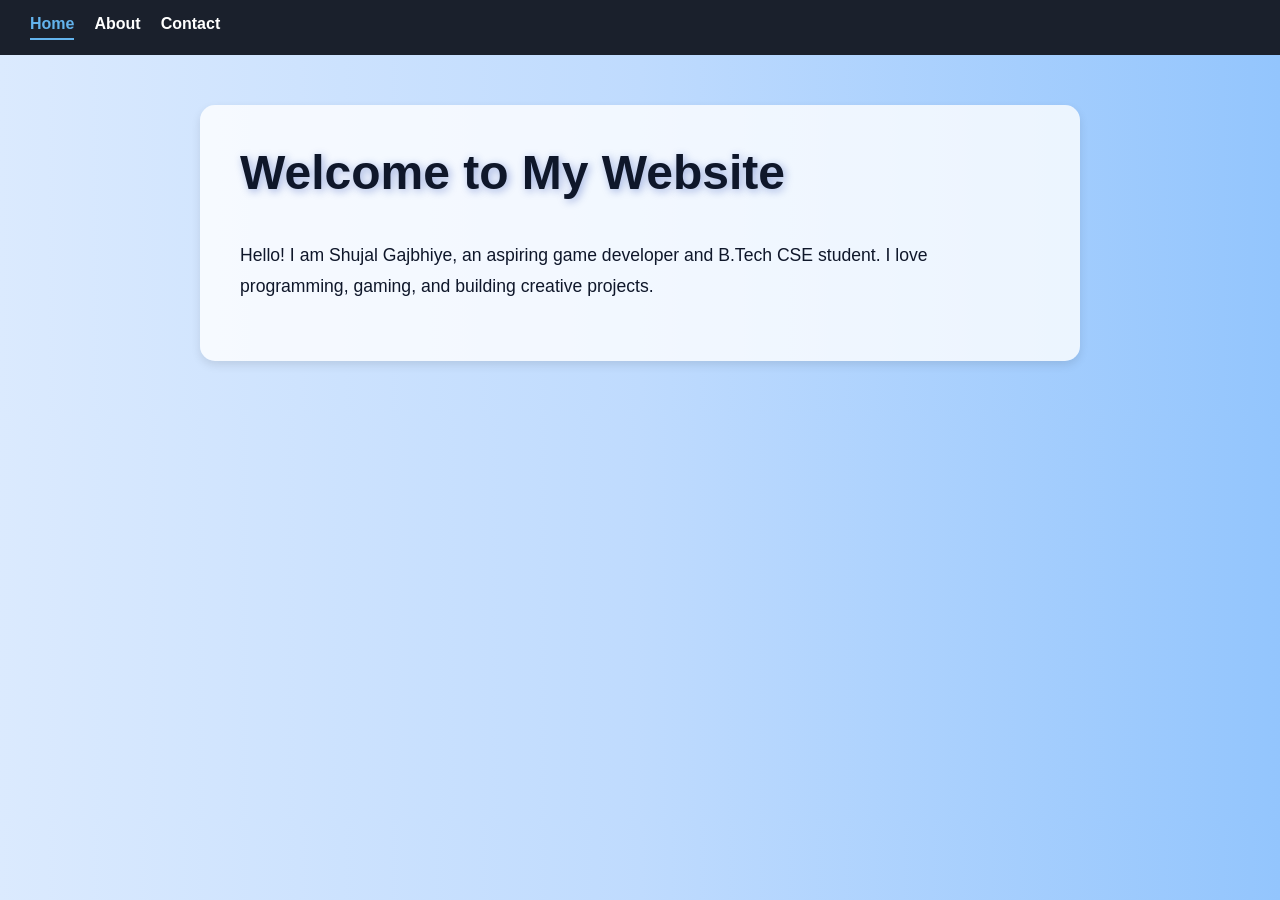
<file: index.html>
<!DOCTYPE html>
<html lang="en">
<head>
    <meta charset="UTF-8">
    <meta name="viewport" content="width=device-width, initial-scale=1.0">
    <title>Home</title>

    <link rel="stylesheet" href="style.css">
</head>

<body>

    <nav>
        <a href="index.html" class="active">Home</a>
        <a href="about.html">About</a>
        <a href="contact.html">Contact</a>
    </nav>

    <section class="hero">
        <h1>Welcome to My Website</h1>

        <p>
            Hello! I am Shujal Gajbhiye, an aspiring game developer and B.Tech CSE student.
            I love programming, gaming, and building creative projects.
        </p>
    </section>

</body>
</html>
</file>
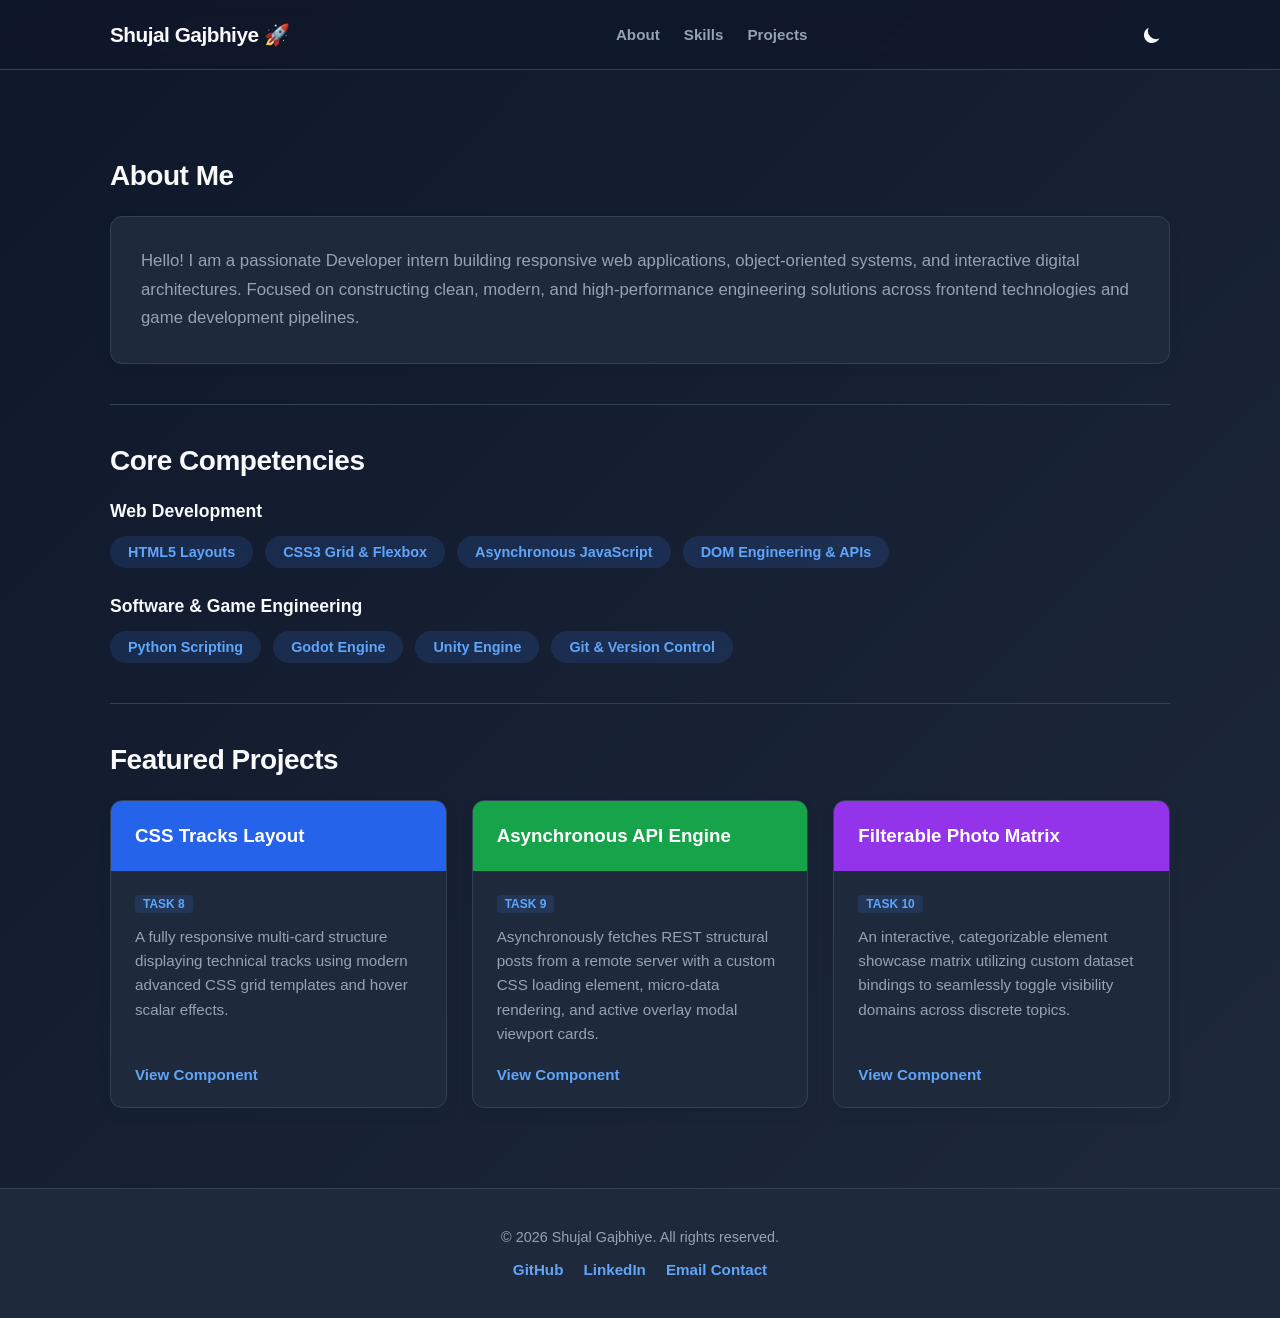
<file: task-11/index.html>
<!DOCTYPE html>
<html lang="en">
<head>
    <meta charset="UTF-8">
    <meta name="viewport" content="width=device-width, initial-scale=1.0">
    <title>Task 11: Mini Portfolio Page</title>
    <link rel="stylesheet" href="style.css">
    <script src="main.js" defer></script>
</head>
<body>

    <header class="portfolio-header">
        <div class="header-container">
            <h1 class="dev-name">Shujal Gajbhiye 🚀</h1>
            <nav class="nav-links">
                <a href="#about">About</a>
                <a href="#skills">Skills</a>
                <a href="#projects">Projects</a>
            </nav>
            <button id="themeToggle" class="theme-btn" aria-label="Toggle Theme">
                <svg class="sun-icon" fill="currentColor" viewBox="0 0 20 20"><path d="M10 2a1 1 0 011 1v1a1 1 0 11-2 0V3a1 1 0 011-1zm4 2.293a1 1 0 011.414 0l.707.707a1 1 0 01-1.414 1.414l-.707-.707a1 1 0 010-1.414zm4.293 4.293a1 1 0 010 1.414l-1 1a1 1 0 11-1.414-1.414l1-1a1 1 0 011.414 0zM11 16v1a1 1 0 11-2 0v-1a1 1 0 112 0zm3.172-1.172a1 1 0 010 1.414l-.707.707a1 1 0 11-1.414-1.414l.707-.707a1 1 0 011.414 0zM4.293 4.293a1 1 0 011.414 0l1 1a1 1 0 11-1.414 1.414l-1-1a1 1 0 010-1.414zM2 10a1 1 0 011-1h1a1 1 0 110 2H3a1 1 0 01-1-1zm2.293 4.293a1 1 0 010-1.414l1-1a1 1 0 111.414 1.414l-1 1a1 1 0 01-1.414 0zM10 5a5 5 0 100 10 5 5 0 000-10z"></path></svg>
                <svg class="moon-icon" fill="currentColor" viewBox="0 0 20 20"><path d="M17.293 13.293A8 8 0 016.707 2.707a8.001 8.001 0 1010.586 10.586z"></path></svg>
            </button>
        </div>
    </header>

    <div class="portfolio-container">

        <section id="about" class="portfolio-section">
            <h2 class="section-title">About Me</h2>
            <div class="about-card">
                <p>Hello! I am a passionate Developer intern building responsive web applications, object-oriented systems, and interactive digital architectures. Focused on constructing clean, modern, and high-performance engineering solutions across frontend technologies and game development pipelines.</p>
            </div>
        </section>

        <section id="skills" class="portfolio-section">
            <h2 class="section-title">Core Competencies</h2>
            
            <h3 class="skills-subtitle">Web Development</h3>
            <div class="skills-grid spacing-bottom">
                <span class="skill-tag">HTML5 Layouts</span>
                <span class="skill-tag">CSS3 Grid & Flexbox</span>
                <span class="skill-tag">Asynchronous JavaScript</span>
                <span class="skill-tag">DOM Engineering & APIs</span>
            </div>

            <h3 class="skills-subtitle">Software & Game Engineering</h3>
            <div class="skills-grid">
                <span class="skill-tag">Python Scripting</span>
                <span class="skill-tag">Godot Engine</span>
                <span class="skill-tag">Unity Engine</span>
                <span class="skill-tag">Git & Version Control</span>
            </div>
        </section>

        <section id="projects" class="portfolio-section">
            <h2 class="section-title">Featured Projects</h2>
            <div class="projects-grid">

                <article class="project-card">
                    <div class="project-header block-blue">
                        <h3>CSS Tracks Layout</h3>
                    </div>
                    <div class="project-body">
                        <span class="project-tag">Task 8</span>
                        <p>A fully responsive multi-card structure displaying technical tracks using modern advanced CSS grid templates and hover scalar effects.</p>
                        <a href="../task-8/index.html" class="project-link">View Component</a>
                    </div>
                </article>

                <article class="project-card">
                    <div class="project-header block-green">
                        <h3>Asynchronous API Engine</h3>
                    </div>
                    <div class="project-body">
                        <span class="project-tag">Task 9</span>
                        <p>Asynchronously fetches REST structural posts from a remote server with a custom CSS loading element, micro-data rendering, and active overlay modal viewport cards.</p>
                        <a href="../task-9/index.html" class="project-link">View Component</a>
                    </div>
                </article>

                <article class="project-card">
                    <div class="project-header block-purple">
                        <h3>Filterable Photo Matrix</h3>
                    </div>
                    <div class="project-body">
                        <span class="project-tag">Task 10</span>
                        <p>An interactive, categorizable element showcase matrix utilizing custom dataset bindings to seamlessly toggle visibility domains across discrete topics.</p>
                        <a href="../task-10/index.html" class="project-link">View Component</a>
                    </div>
                </article>

            </div>
        </section>

    </div>

    <footer class="portfolio-footer">
        <p>&copy; 2026 Shujal Gajbhiye. All rights reserved.</p>
        <div class="social-links">
            <a href="https://github.com/shujal-gajbhiye" target="_blank">GitHub</a>
            <a href="#" target="_blank">LinkedIn</a>
            <a href="#" target="_blank">Email Contact</a>
        </div>
    </footer>

</body>
</html>
</file>
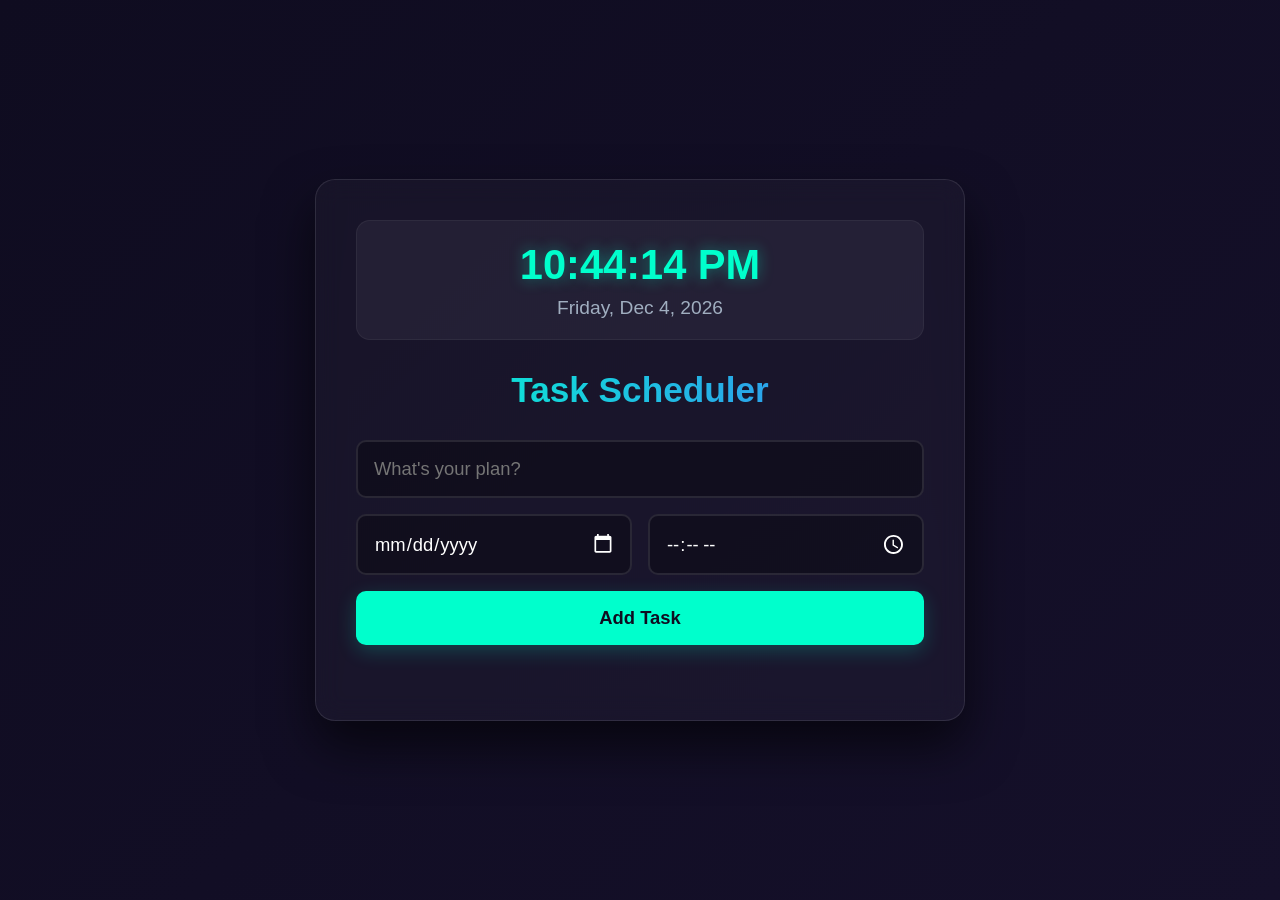
<file: task-6/index.html>
<!DOCTYPE html>
<html lang="en">
<head>
    <meta charset="UTF-8">
    <meta name="viewport" content="width=device-width, initial-scale=1.0">
    <title>Glow To-Do List with Scheduler</title>
    <link rel="stylesheet" href="style.css">
    <script src="main.js" defer></script>
</head>
<body>

    <div class="todo-container">
        <div class="datetime-header">
            <div id="liveTime">00:00:00 AM</div>
            <div id="liveDate">Loading date...</div>
        </div>

        <h2>Task Scheduler</h2>
        
        <div class="input-form">
            <input type="text" id="taskInput" placeholder="What's your plan?">
            
            <div class="scheduler-row">
                <input type="date" id="taskDate">
                <input type="time" id="taskTime">
            </div>

            <button id="addBtn">Add Task</button>
        </div>

        <ul id="taskList"></ul>
    </div>

</body>
</html>
</file>
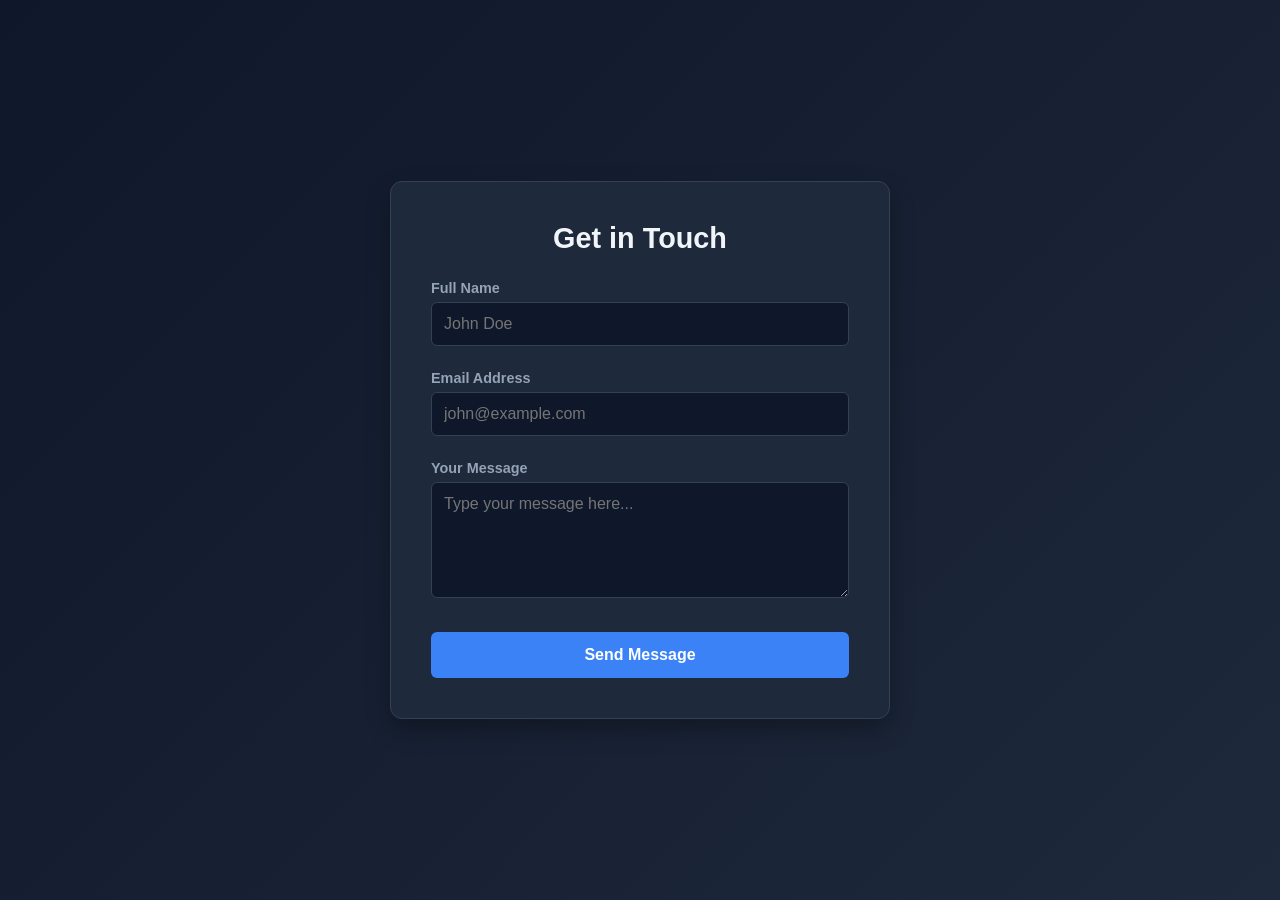
<file: task-7/index.html>
<!DOCTYPE html>
<html lang="en">
<head>
    <meta charset="UTF-8">
    <meta name="viewport" content="width=device-width, initial-scale=1.0">
    <title>Task 7: Simple Form Validation</title>
    <link rel="stylesheet" href="style.css">
    <script src="main.js" defer></script>
</head>
<body>

    <div class="form-container">
        <h2>Get in Touch</h2>
        <form id="contactForm" novalidate>
            <!-- Name Field -->
            <div class="form-group">
                <label for="name">Full Name</label>
                <input type="text" id="name" placeholder="John Doe">
                <span class="error" id="nameError"></span>
            </div>

            <!-- Email Field -->
            <div class="form-group">
                <label for="email">Email Address</label>
                <input type="email" id="email" placeholder="john@example.com">
                <span class="error" id="emailError"></span>
            </div>

            <!-- Message Field -->
            <div class="form-group">
                <label for="message">Your Message</label>
                <textarea id="message" rows="5" placeholder="Type your message here..."></textarea>
                <span class="error" id="messageError"></span>
            </div>

            <!-- Submit Button -->
            <button type="submit" id="submitBtn">Send Message</button>
        </form>
    </div>

</body>
</html>
</file>
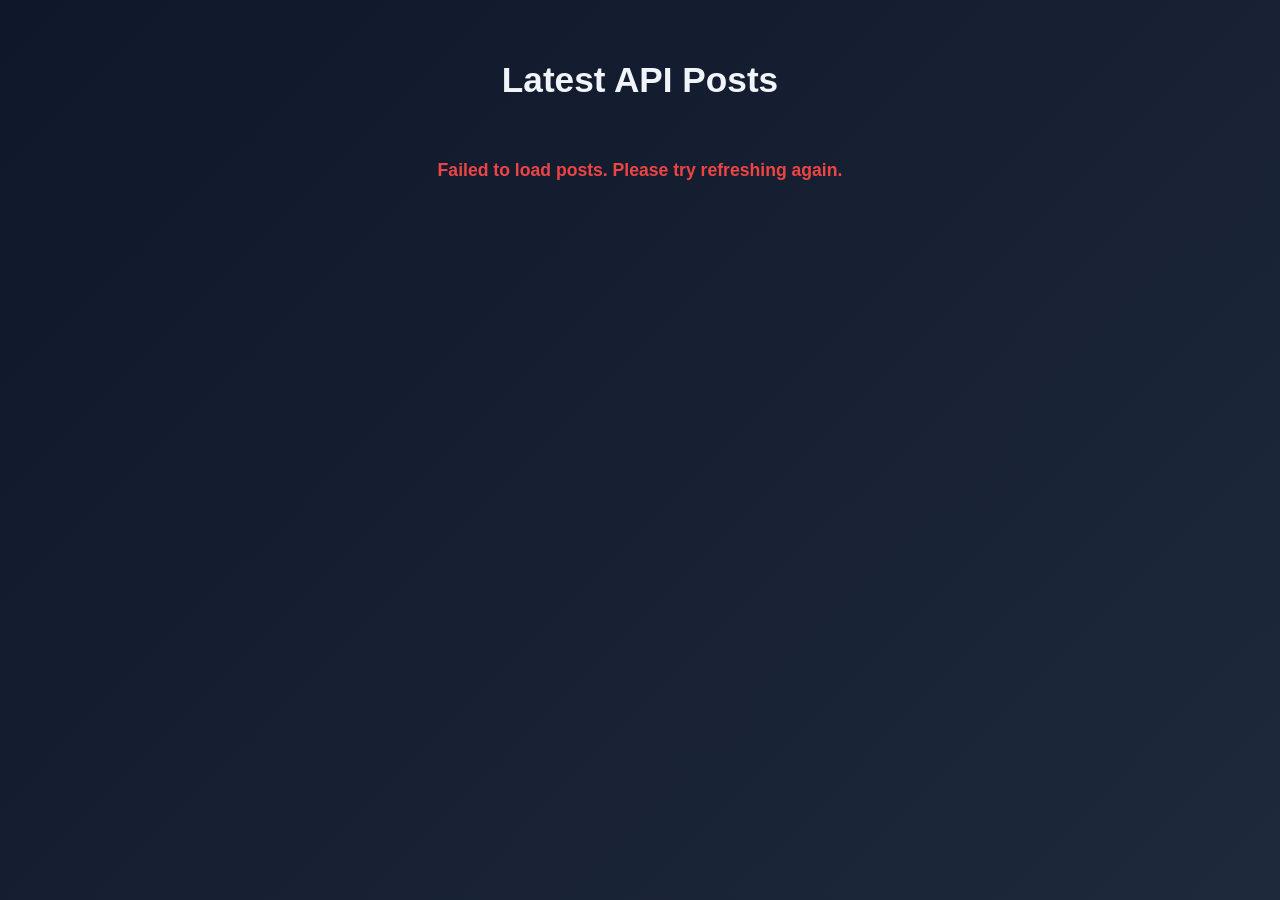
<file: task-9/index.html>
<!DOCTYPE html>
<html lang="en">
<head>
    <meta charset="UTF-8">
    <meta name="viewport" content="width=device-width, initial-scale=1.0">
    <title>Task 9: Fetch & Display API Data</title>
    <link rel="stylesheet" href="style.css">
    <script src="main.js" defer></script>
</head>
<body>

    <div class="page-container">
        <h1 class="page-title">Latest API Posts</h1>
        
        <div id="loading" class="loading-container">
            <div class="spinner"></div>
            <p>Fetching data from API...</p>
        </div>

        <main id="postsGrid" class="posts-grid"></main>
    </div>

    <div id="postModal" class="modal-overlay">
        <div class="modal-card">
            <span id="modalId" class="post-id"></span>
            <h2 id="modalTitle" class="post-title"></h2>
            <p id="modalBody" class="post-body"></p>
            <button id="closeModalBtn" class="close-btn">Close Post</button>
        </div>
    </div>

</body>
</html>
</file>
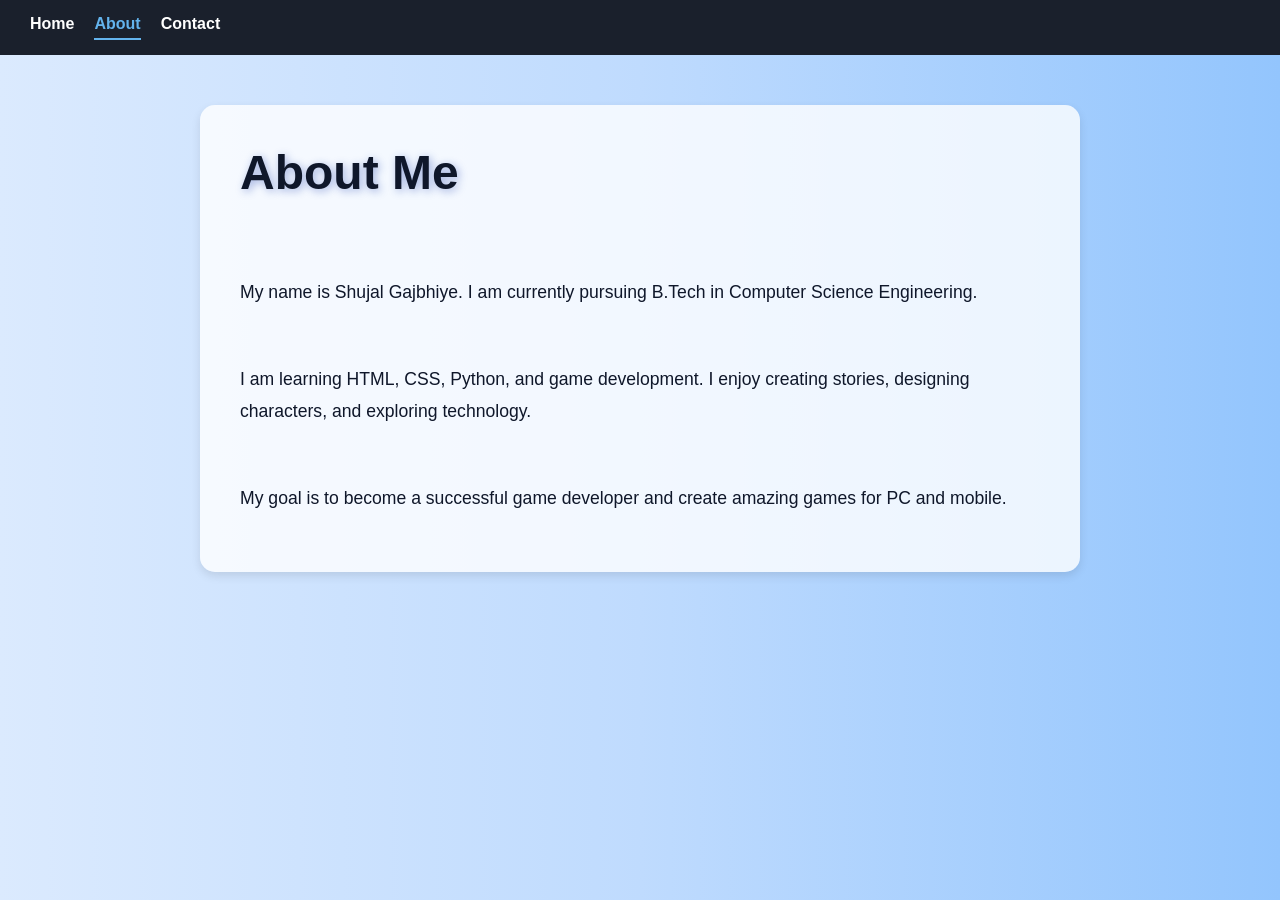
<file: about.html>
<!DOCTYPE html>
<html lang="en">
<head>
    <meta charset="UTF-8">
    <meta name="viewport" content="width=device-width, initial-scale=1.0">
    <title>About</title>

    <link rel="stylesheet" href="style.css">
</head>

<body>

    <nav>
        <a href="index.html">Home</a>
        <a href="about.html" class="active">About</a>
        <a href="contact.html">Contact</a>
    </nav>

    <section class="content">
        <h1>About Me</h1>

        <p>
            My name is Shujal Gajbhiye. I am currently pursuing B.Tech in Computer Science Engineering.
        </p>

        <p>
            I am learning HTML, CSS, Python, and game development. I enjoy creating stories,
            designing characters, and exploring technology.
        </p>

        <p>
            My goal is to become a successful game developer and create amazing games for PC and mobile.
        </p>
    </section>

</body>
</html>
</file>
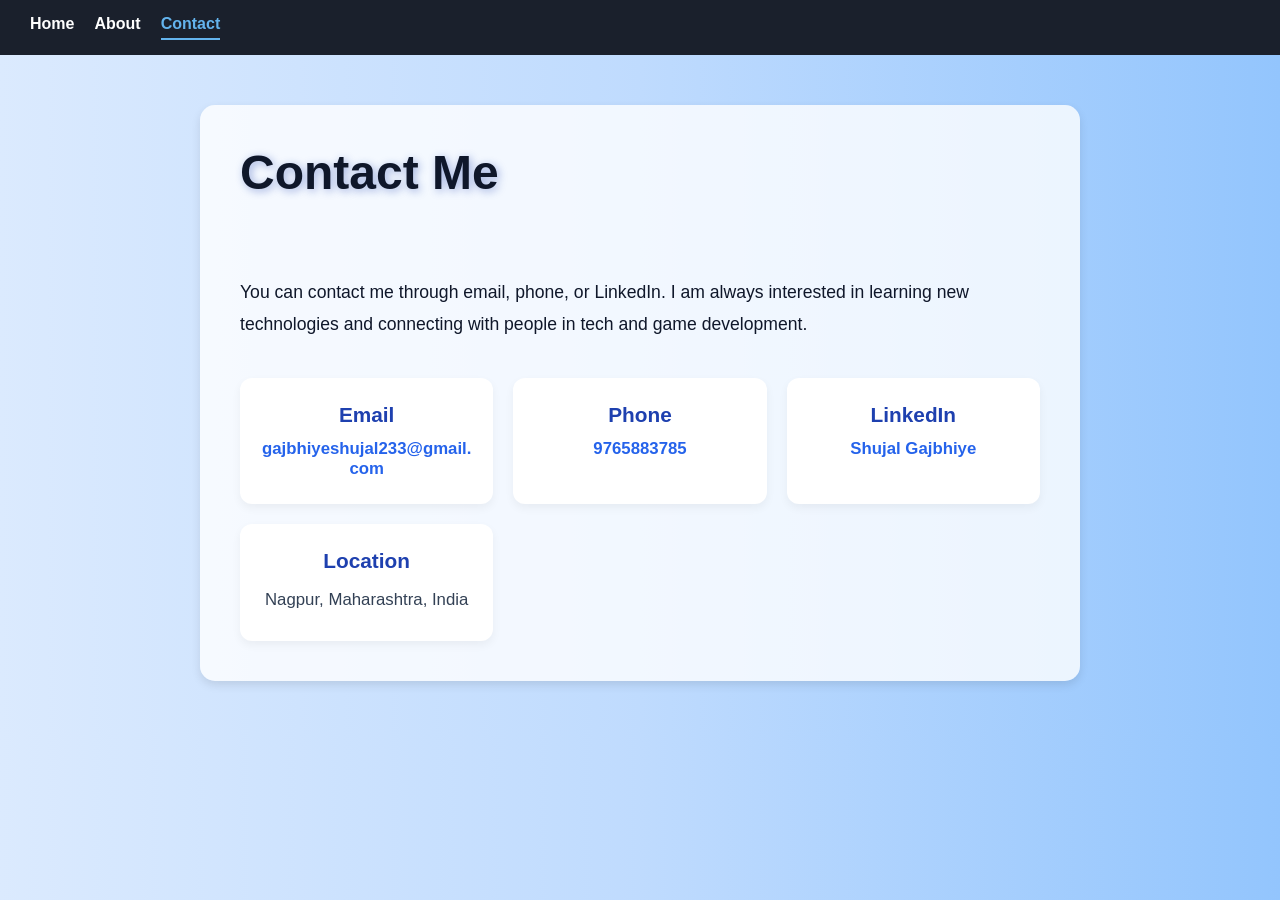
<file: contact.html>
<!DOCTYPE html>
<html lang="en">
<head>
    <meta charset="UTF-8">
    <meta name="viewport" content="width=device-width, initial-scale=1.0">
    <title>Contact</title>
    <link rel="stylesheet" href="style.css">
</head>
<body>

    <nav>
        <a href="index.html">Home</a>
        <a href="about.html">About</a>
        <a href="contact.html" class="active">Contact</a>
    </nav>

    <section class="content">
        <h1>Contact Me</h1>

        <p class="intro-text">
            You can contact me through email, phone, or LinkedIn.
            I am always interested in learning new technologies and connecting with people in tech and game development.
        </p>

        <div class="contact-box">
            <h3>Email</h3>
            <a href="mailto:gajbhiyeshujal233@gmail.com">
                gajbhiyeshujal233@gmail.com
            </a>
        </div>

        <div class="contact-box">
            <h3>Phone</h3>
            <a href="tel:9765883785">
                9765883785
            </a>
        </div>

        <div class="contact-box">
            <h3>LinkedIn</h3>
            <a href="https://www.linkedin.com/in/shujal-gajbhiye-256585331" target="_blank">
                Shujal Gajbhiye
            </a>
        </div>

        <div class="contact-box">
            <h3>Location</h3>
            <p>Nagpur, Maharashtra, India</p>
        </div>

    </section>

</body>
</html>
</file>
<file: style.css>
/* ==========================================
   BASE STYLES (Desktop & general defaults)
   ========================================== */
body {
    margin: 0;
    font-family: Arial, sans-serif;
    background: linear-gradient(to right, #dbeafe, #bfdbfe, #93c5fd);
    color: #0f172a;
}

nav {
    background: #1a202c;
    padding: 15px 30px;
    display: flex;
    gap: 20px;
}

nav a {
    color: white;
    text-decoration: none;
    font-weight: bold;
    padding-bottom: 5px;
}

nav a.active {
    color: #63b3ed;
    border-bottom: 2px solid #63b3ed;
}

.hero,
.content {
    max-width: 800px;
    margin: 50px auto;
    background: rgba(255, 255, 255, 0.8);
    padding: 40px;
    border-radius: 15px;
    box-shadow: 0 4px 10px rgba(0, 0, 0, 0.1);
}

/* Contact page grid layout */
.content {
    display: grid;
    grid-template-columns: repeat(auto-fit, minmax(240px, 1fr));
    gap: 20px;
}

/* RESPONSIVE HEADINGS: Uses clamp() to auto-scale font size dynamically */
h1 {
    color: #0f172a;
    font-size: clamp(2rem, 5vw, 3rem); /* Minimum 2rem, scales with view width, maximum 3rem */
    text-shadow: 2px 2px 8px rgba(30, 64, 175, 0.4);
    grid-column: 1 / -1; 
    margin-top: 0;
}

p {
    line-height: 1.8;
    font-size: 1.1rem;
}

.content p {
    grid-column: 1 / -1; 
}

a {
    color: #2563eb;
}

/* Contact Box Cards */
.contact-box {
    background: white;
    padding: 25px 20px;
    border-radius: 12px;
    box-shadow: 0 4px 10px rgba(0, 0, 0, 0.05);
    text-align: center;
    word-wrap: break-word; 
}

.contact-box h3 {
    color: #1e40af;
    margin-bottom: 12px;
    font-size: 1.3rem;
    margin-top: 0;
}

.contact-box a {
    font-size: 1.05rem;
    text-decoration: none;
    color: #2563eb;
    font-weight: bold;
}

.contact-box p {
    margin: 0;
    font-size: 1.05rem;
    color: #334155;
}


/* ==========================================
   MEDIA QUERIES (Mobile & Tablet Breakpoints)
   ========================================== */

/* Triggers when the screen width is 768px or smaller */
@media (max-width: 768px) {
    nav {
        flex-direction: column; /* Stacks navigation links vertically on mobile */
        align-items: center;
        gap: 12px;
        padding: 15px;
    }

    nav a {
        padding-bottom: 2px;
    }

    .hero,
    .content {
        margin: 20px 16px; /* Adds 16px side margins so boxes don't touch screen edges */
        padding: 25px 20px; /* Reduces inner spacing so text looks comfortable on mobile */
    }
}
</file>
<file: task-11/style.css>
:root {
    --bg-gradient: linear-gradient(135deg, #0f172a, #1e293b);
    --card-bg: #1e293b;
    --border-color: #334155;
    --text-primary: #f8fafc;
    --text-secondary: #94a3b8;
    --header-bg: rgba(15, 23, 42, 0.8);
    --tag-bg: rgba(59, 130, 246, 0.15);
    --tag-text: #60a5fa;
}

[data-theme="light"] {
    --bg-gradient: linear-gradient(135deg, #f8fafc, #e2e8f0);
    --card-bg: #ffffff;
    --border-color: #cbd5e1;
    --text-primary: #0f172a;
    --text-secondary: #475569;
    --header-bg: rgba(248, 250, 252, 0.8);
    --tag-bg: rgba(37, 99, 235, 0.1);
    --tag-text: #2563eb;
}

* {
    margin: 0;
    padding: 0;
    box-sizing: border-box;
    font-family: 'Segoe UI', Tahoma, Geneva, Verdana, sans-serif;
    scroll-behavior: smooth;
}

body {
    background: var(--bg-gradient);
    color: var(--text-primary);
    min-height: 100vh;
    padding-top: 80px;
    transition: background 0.3s ease, color 0.3s ease;
}

.portfolio-header {
    position: fixed;
    top: 0;
    left: 0;
    width: 100%;
    height: 70px;
    background: var(--header-bg);
    backdrop-filter: blur(8px);
    border-bottom: 1px solid var(--border-color);
    display: flex;
    align-items: center;
    z-index: 1000;
    transition: background 0.3s ease, border-color 0.3s ease;
}

.header-container {
    width: 100%;
    max-width: 1100px;
    margin: 0 auto;
    padding: 0 20px;
    display: flex;
    justify-content: space-between;
    align-items: center;
}

.dev-name {
    font-size: 1.3rem;
    font-weight: 700;
    letter-spacing: -0.5px;
}

.nav-links {
    display: flex;
    gap: 24px;
}

.nav-links a {
    color: var(--text-secondary);
    text-decoration: none;
    font-weight: 600;
    font-size: 0.95rem;
    transition: color 0.2s ease;
}

.nav-links a:hover {
    color: var(--text-primary);
}

.theme-btn {
    background: none;
    border: none;
    color: var(--text-primary);
    cursor: pointer;
    width: 36px;
    height: 36px;
    display: flex;
    justify-content: center;
    align-items: center;
    border-radius: 50%;
    transition: background 0.2s ease;
}

.theme-btn:hover {
    background: var(--border-color);
}

.sun-icon { display: none; width: 20px; height: 20px; }
.moon-icon { display: block; width: 20px; height: 20px; }

[data-theme="light"] .sun-icon { display: block; }
[data-theme="light"] .moon-icon { display: none; }

.portfolio-container {
    width: 100%;
    max-width: 1100px;
    margin: 0 auto;
    padding: 40px 20px;
}

.portfolio-section {
    padding: 40px 0;
    border-bottom: 1px solid var(--border-color);
}

.portfolio-section:last-of-type {
    border-bottom: none;
}

.section-title {
    font-size: 1.75rem;
    font-weight: 700;
    margin-bottom: 24px;
    letter-spacing: -0.5px;
}

.about-card {
    background: var(--card-bg);
    border: 1px solid var(--border-color);
    border-radius: 12px;
    padding: 30px;
    line-height: 1.7;
    font-size: 1.05rem;
    color: var(--text-secondary);
    box-shadow: 0 4px 12px rgba(0,0,0,0.05);
    transition: background 0.3s ease, border-color 0.3s ease;
}

.skills-subtitle {
    font-size: 1.1rem;
    margin-bottom: 14px;
    color: var(--text-primary);
}

.spacing-bottom {
    margin-bottom: 28px;
}

.skills-grid {
    display: flex;
    flex-wrap: wrap;
    gap: 12px;
}

.skill-tag {
    background: var(--tag-bg);
    color: var(--tag-text);
    padding: 8px 18px;
    font-size: 0.9rem;
    font-weight: 600;
    border-radius: 30px;
    transition: background 0.3s ease, color 0.3s ease;
}

.projects-grid {
    display: grid;
    grid-template-columns: repeat(auto-fit, minmax(300px, 1fr));
    gap: 25px;
}

.project-card {
    background: var(--card-bg);
    border: 1px solid var(--border-color);
    border-radius: 12px;
    overflow: hidden;
    display: flex;
    flex-direction: column;
    box-shadow: 0 6px 16px rgba(0,0,0,0.05);
    transition: transform 0.3s ease, border-color 0.3s ease, background 0.3s ease;
}

.project-card:hover {
    transform: translateY(-5px);
}

.project-header {
    padding: 24px;
    color: #ffffff;
    font-weight: 700;
}

.block-blue { background: #2563eb; }
.block-green { background: #16a34a; }
.block-purple { background: #9333ea; }

.project-body {
    padding: 24px;
    display: flex;
    flex-direction: column;
    flex-grow: 1;
}

.project-tag {
    font-size: 0.75rem;
    font-weight: 700;
    color: var(--tag-text);
    background: var(--tag-bg);
    width: max-content;
    padding: 2px 8px;
    border-radius: 4px;
    text-transform: uppercase;
    margin-bottom: 12px;
}

.project-body p {
    font-size: 0.95rem;
    line-height: 1.6;
    color: var(--text-secondary);
    margin-bottom: 20px;
}

.project-link {
    margin-top: auto;
    text-decoration: none;
    color: var(--tag-text);
    font-weight: 600;
    font-size: 0.95rem;
    display: inline-flex;
    align-items: center;
}

.project-link:hover {
    text-decoration: underline;
}

.portfolio-footer {
    border-top: 1px solid var(--border-color);
    background: var(--card-bg);
    padding: 40px 20px;
    text-align: center;
    transition: background 0.3s ease, border-color 0.3s ease;
}

.portfolio-footer p {
    font-size: 0.9rem;
    color: var(--text-secondary);
    margin-bottom: 16px;
}

.social-links {
    display: flex;
    justify-content: center;
    gap: 20px;
}

.social-links a {
    color: var(--tag-text);
    text-decoration: none;
    font-size: 0.95rem;
    font-weight: 600;
}

.social-links a:hover {
    text-decoration: underline;
}

@media (max-width: 600px) {
    .nav-links { display: none; }
}
</file>
<file: task-6/style.css>
* {
    margin: 0;
    padding: 0;
    box-sizing: border-box;
    font-family: 'Segoe UI', Tahoma, Geneva, Verdana, sans-serif;
}

body {
    background: linear-gradient(135deg, #0f0c20, #15102a);
    color: #fff;
    display: flex;
    justify-content: center;
    align-items: center;
    min-height: 100vh;
    padding: 40px;
}

.todo-container {
    background: rgba(255, 255, 255, 0.03);
    backdrop-filter: blur(12px);
    border: 1px solid rgba(255, 255, 255, 0.1);
    padding: 40px;
    border-radius: 20px;
    box-shadow: 0 25px 50px rgba(0, 0, 0, 0.6);
    width: 100%;
    max-width: 650px;
}

.datetime-header {
    text-align: center;
    margin-bottom: 30px;
    background: rgba(255, 255, 255, 0.05);
    padding: 20px;
    border-radius: 14px;
    border: 1px solid rgba(255, 255, 255, 0.05);
}

#liveTime {
    font-size: 2.6rem;
    font-weight: bold;
    color: #00ffcc;
    text-shadow: 0 0 15px rgba(0, 255, 204, 0.4);
}

#liveDate {
    font-size: 1.2rem;
    color: #a0aec0;
    margin-top: 8px;
}

h2 {
    font-size: 2.2rem;
    text-align: center;
    margin-bottom: 30px;
    background: linear-gradient(to right, #00ffcc, #3b82f6);
    -webkit-background-clip: text;
    -webkit-text-fill-color: transparent;
}

.input-form {
    display: flex;
    flex-direction: column;
    gap: 16px;
    margin-bottom: 35px;
}

.scheduler-row {
    display: flex;
    gap: 16px;
}

input {
    width: 100%;
    padding: 16px;
    background: rgba(0, 0, 0, 0.3);
    border: 2px solid rgba(255, 255, 255, 0.1);
    border-radius: 10px;
    color: #fff;
    font-size: 1.15rem;
    transition: all 0.4s cubic-bezier(0.175, 0.885, 0.32, 1.275);
}

input[type="date"]::-webkit-calendar-picker-indicator,
input[type="time"]::-webkit-calendar-picker-indicator {
    filter: invert(1);
    cursor: pointer;
    transform: scale(1.2);
}

input:focus {
    outline: none;
    border-color: #00ffcc;
    box-shadow: 0 0 20px rgba(0, 255, 204, 0.4);
    background: rgba(0, 0, 0, 0.5);
}

button {
    padding: 16px;
    font-size: 1.15rem;
    font-weight: 600;
    cursor: pointer;
    border: none;
    border-radius: 10px;
    transition: all 0.3s cubic-bezier(0.175, 0.885, 0.32, 1.275);
}

#addBtn {
    background: #00ffcc;
    color: #0f0c20;
    box-shadow: 0 6px 20px rgba(0, 255, 204, 0.2);
}

#addBtn:hover {
    background: #00e6b8;
    transform: translateY(-3px);
    box-shadow: 0 12px 25px rgba(0, 255, 204, 0.5);
}

ul {
    list-style-type: none;
    display: flex;
    flex-direction: column;
    gap: 16px;
}

/* Smooth pop-in animation for list items */
li {
    padding: 20px;
    background: rgba(255, 255, 255, 0.05);
    border: 1px solid rgba(255, 255, 255, 0.08);
    border-radius: 12px;
    display: flex;
    justify-content: space-between;
    align-items: center;
    animation: slideIn 0.4s cubic-bezier(0.175, 0.885, 0.32, 1.275) forwards;
    opacity: 0;
    transform: translateY(20px);
    transition: all 0.4s ease;
}

@keyframes slideIn {
    to {
        opacity: 1;
        transform: translateY(0);
    }
}

.task-details {
    display: flex;
    flex-direction: column;
    gap: 6px;
    flex: 1;
    padding-right: 15px;
    transition: all 0.3s ease;
}

.task-text {
    font-size: 1.25rem;
    color: #e2e8f0;
    word-break: break-all;
    transition: all 0.3s ease;
}

.task-schedule-tag {
    font-size: 0.95rem;
    color: #00ffcc;
    opacity: 0.85;
    transition: all 0.3s ease;
}

/* Checked/Completed smooth transition */
.completed .task-text {
    text-decoration: line-through;
    color: #64748b;
    opacity: 0.5;
    transform: translateX(5px);
}

.completed .task-schedule-tag {
    text-decoration: line-through;
    color: #475569;
    opacity: 0.4;
}

.action-btns {
    display: flex;
    gap: 12px;
}

.btn-done {
    background: rgba(59, 130, 246, 0.15);
    color: #3b82f6;
    border: 1px solid rgba(59, 130, 246, 0.3);
    padding: 10px 18px;
}

.btn-done:hover {
    background: #3b82f6;
    color: #fff;
    transform: translateY(-2px);
    box-shadow: 0 5px 15px rgba(59, 130, 246, 0.4);
}

.btn-delete {
    background: rgba(239, 68, 68, 0.15);
    color: #ef4444;
    border: 1px solid rgba(239, 68, 68, 0.3);
    padding: 10px 18px;
}

.btn-delete:hover {
    background: #ef4444;
    color: #fff;
    transform: translateY(-2px);
    box-shadow: 0 5px 15px rgba(239, 68, 68, 0.4);
}

/* Fall-out animation when item is deleted */
.fall-out {
    transform: translateX(100px) scale(0.8);
    opacity: 0;
}
</file>
<file: task-7/style.css>
* {
    margin: 0;
    padding: 0;
    box-sizing: border-box;
    font-family: 'Segoe UI', Tahoma, Geneva, Verdana, sans-serif;
}

body {
    background: linear-gradient(135deg, #0f172a, #1e293b);
    color: #f8fafc;
    display: flex;
    justify-content: center;
    align-items: center;
    min-height: 100vh;
    padding: 20px;
}

.form-container {
    background: #1e293b;
    border: 1px solid #334155;
    padding: 40px;
    border-radius: 12px;
    box-shadow: 0 10px 25px rgba(0, 0, 0, 0.3);
    width: 100%;
    max-width: 500px;
}

h2 {
    margin-bottom: 25px;
    font-size: 1.8rem;
    color: #f1f5f9;
    text-align: center;
}

.form-group {
    margin-bottom: 20px;
    display: flex;
    flex-direction: column;
}

label {
    font-size: 0.9rem;
    font-weight: 600;
    margin-bottom: 6px;
    color: #94a3b8;
}

input, textarea {
    width: 100%;
    padding: 12px;
    background: #0f172a;
    border: 1px solid #334155;
    border-radius: 6px;
    color: #fff;
    font-size: 1rem;
    transition: all 0.3s ease;
}

input:focus, textarea:focus {
    outline: none;
    border-color: #3b82f6;
    box-shadow: 0 0 0 3px rgba(59, 130, 246, 0.15);
}

/* Required Task Error Styling */
.error { 
    color: #ef4444; 
    font-size: 0.8rem; 
    display: block; 
    margin-top: 4px; 
}

button {
    width: 100%;
    padding: 14px;
    background: #3b82f6;
    color: white;
    font-size: 1rem;
    font-weight: 600;
    border: none;
    border-radius: 6px;
    cursor: pointer;
    transition: background 0.2s ease;
    margin-top: 10px;
}

button:hover {
    background: #2563eb;
}

/* Success Message Styling */
.success-msg {
    text-align: center;
    padding: 20px;
    background: rgba(34, 197, 94, 0.1);
    border: 1px solid rgba(34, 197, 94, 0.3);
    border-radius: 8px;
    color: #4ade80;
    font-size: 1.2rem;
    font-weight: 500;
}
</file>
<file: task-9/style.css>
* {
    margin: 0;
    padding: 0;
    box-sizing: border-box;
    font-family: 'Segoe UI', Tahoma, Geneva, Verdana, sans-serif;
}

body {
    background: linear-gradient(135deg, #0f172a, #1e293b);
    color: #f8fafc;
    min-height: 100vh;
    display: flex;
    justify-content: center;
    align-items: flex-start;
    padding: 60px 20px;
}

.page-container {
    width: 100%;
    max-width: 1200px;
}

.page-title {
    text-align: center;
    margin-bottom: 40px;
    font-size: 2.2rem;
    font-weight: 700;
    color: #f1f5f9;
}

.loading-container {
    display: flex;
    flex-direction: column;
    align-items: center;
    justify-content: center;
    margin-top: 60px;
    gap: 15px;
    color: #94a3b8;
    font-size: 1.1rem;
}

.spinner {
    width: 50px;
    height: 50px;
    border: 5px solid #334155;
    border-top-color: #3b82f6;
    border-radius: 50%;
    animation: spin 1s infinite linear;
}

@keyframes spin {
    to { transform: rotate(360deg); }
}

.posts-grid {
    display: grid;
    grid-template-columns: repeat(auto-fit, minmax(320px, 1fr));
    gap: 30px;
    opacity: 0;
    transition: opacity 0.4s ease;
}

.posts-grid.loaded {
    opacity: 1;
}

.post-card {
    background: #1e293b;
    border: 1px solid #334155;
    border-radius: 12px;
    padding: 24px;
    display: flex;
    flex-direction: column;
    box-shadow: 0 10px 20px rgba(0, 0, 0, 0.2);
    transition: transform 0.3s cubic-bezier(0.4, 0, 0.2, 1), border-color 0.3s ease;
}

.post-card:hover {
    transform: translateY(-6px);
    border-color: #475569;
}

.post-id {
    font-size: 0.85rem;
    font-weight: 700;
    background: rgba(59, 130, 246, 0.15);
    color: #60a5fa;
    padding: 4px 10px;
    border-radius: 20px;
    width: max-content;
    margin-bottom: 16px;
    text-transform: uppercase;
    letter-spacing: 0.5px;
}

.post-title {
    font-size: 1.25rem;
    font-weight: 600;
    color: #f8fafc;
    margin-bottom: 12px;
    line-height: 1.4;
    text-transform: capitalize;
}

.post-body {
    font-size: 0.95rem;
    line-height: 1.6;
    color: #94a3b8;
    display: -webkit-box;
    -webkit-line-clamp: 2;
    -webkit-box-orient: vertical;
    overflow: hidden;
    margin-bottom: 20px;
}

.action-btn {
    width: 100%;
    padding: 10px;
    margin-top: auto;
    background: #3b82f6;
    color: #ffffff;
    font-size: 0.9rem;
    font-weight: 600;
    border: none;
    border-radius: 6px;
    cursor: pointer;
    transition: background 0.2s ease;
}

.action-btn:hover {
    background: #2563eb;
}

.modal-overlay {
    position: fixed;
    top: 0;
    left: 0;
    width: 100%;
    height: 100%;
    background: rgba(15, 23, 42, 0.8);
    backdrop-filter: blur(4px);
    display: flex;
    justify-content: center;
    align-items: center;
    opacity: 0;
    pointer-events: none;
    transition: opacity 0.3s ease;
    z-index: 1000;
    padding: 20px;
}

.modal-overlay.open {
    opacity: 1;
    pointer-events: auto;
}

.modal-card {
    background: #1e293b;
    border: 1px solid #334155;
    border-radius: 12px;
    padding: 32px;
    width: 100%;
    max-width: 550px;
    box-shadow: 0 25px 50px -12px rgba(0, 0, 0, 0.5);
    transform: translateY(20px);
    transition: transform 0.3s ease;
}

.modal-overlay.open .modal-card {
    transform: translateY(0);
}

.modal-card .post-body {
    display: block;
    overflow: visible;
    margin-bottom: 28px;
}

.close-btn {
    padding: 12px 24px;
    background: #475569;
    color: white;
    font-size: 0.95rem;
    font-weight: 600;
    border: none;
    border-radius: 6px;
    cursor: pointer;
    transition: background 0.2s ease;
}

.close-btn:hover {
    background: #64748b;
}
</file>
